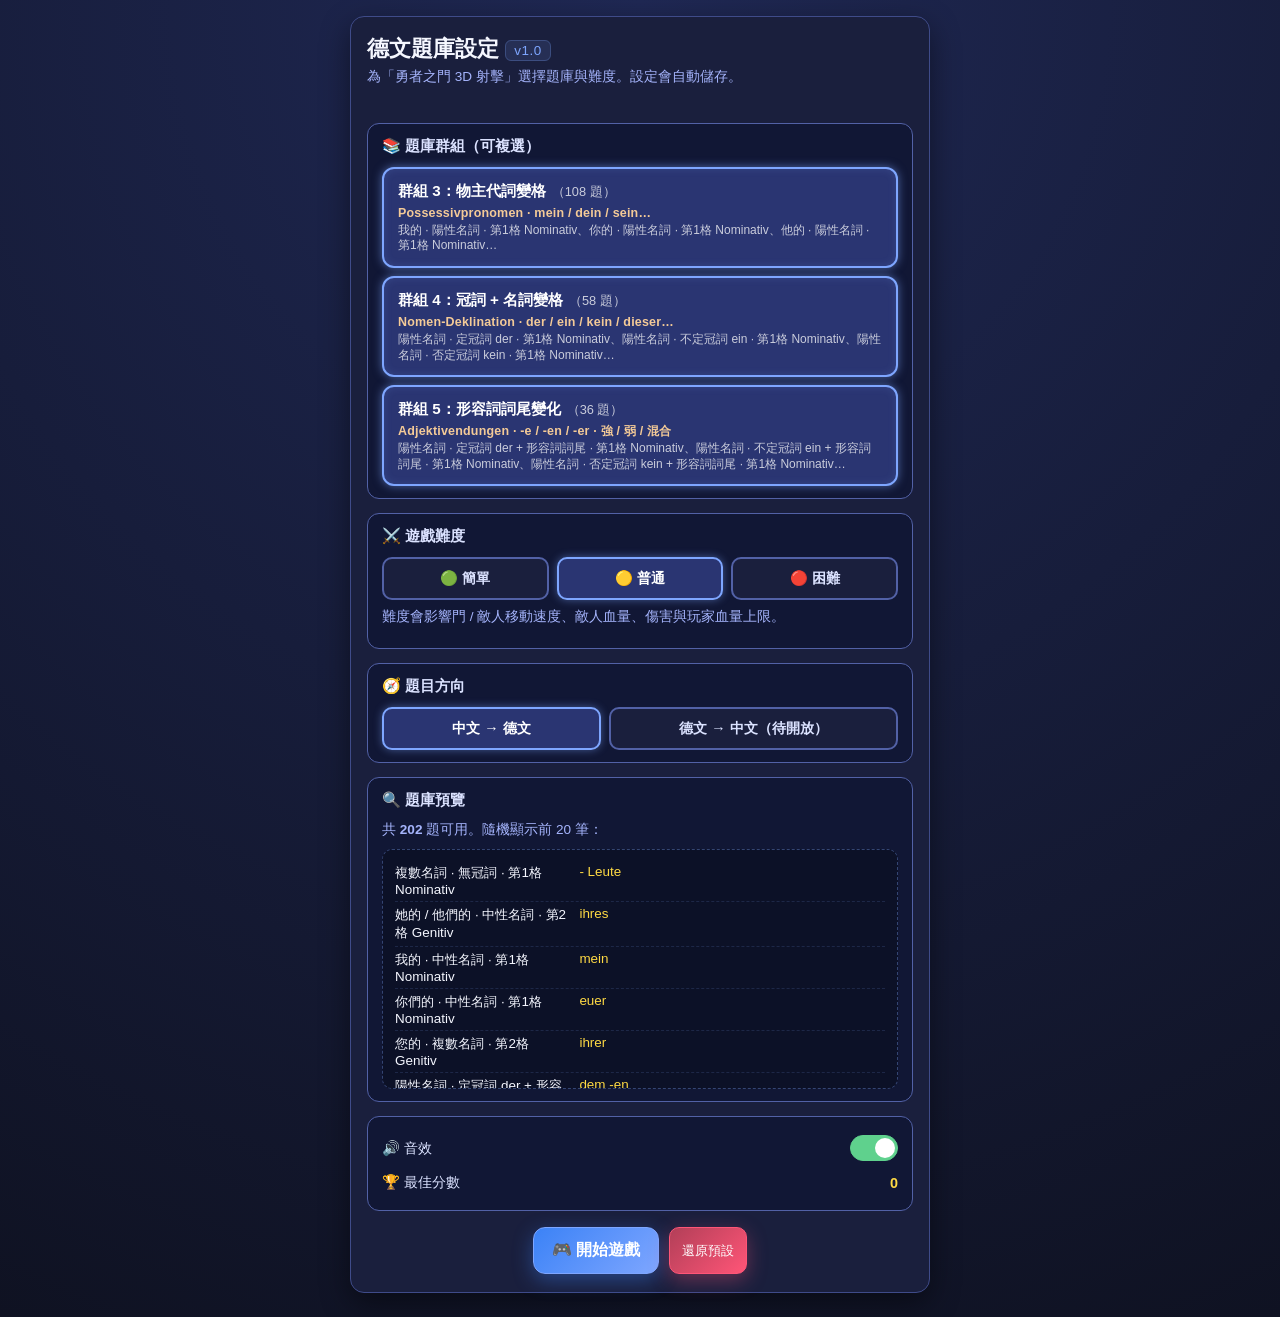
<file: settings.html>
<!doctype html>
<html lang="zh-Hant">
  <head>
    <meta charset="UTF-8" />
    <meta
      name="viewport"
      content="width=device-width, initial-scale=1.0, maximum-scale=1.0, user-scalable=no, viewport-fit=cover"
    />
    <title>德文題庫設定 — 勇者之門</title>
    <link rel="stylesheet" href="./styles.css" />
  </head>
  <body class="settings-body">
    <main class="settings-page">
      <section class="card">
        <h1>德文題庫設定 <span class="version-tag">v1.0</span></h1>
        <p class="subtitle">為「勇者之門 3D 射擊」選擇題庫與難度。設定會自動儲存。</p>
        <p id="message" class="message"></p>

        <!-- 題庫群組 -->
        <div class="section">
          <div class="section-title">📚 題庫群組（可複選）</div>
          <div id="groupBtnBar" class="group-btn-bar"></div>
        </div>

        <!-- 難度 -->
        <div class="section">
          <div class="section-title">⚔️ 遊戲難度</div>
          <div id="difficultyBar" class="pill-bar">
            <button type="button" class="pill-btn" data-diff="easy">🟢 簡單</button>
            <button type="button" class="pill-btn" data-diff="normal">🟡 普通</button>
            <button type="button" class="pill-btn" data-diff="hard">🔴 困難</button>
          </div>
          <p class="subtitle" style="margin-top:8px;">難度會影響門 / 敵人移動速度、敵人血量、傷害與玩家血量上限。</p>
        </div>

        <!-- 題目方向（暫時只做 zh→de，但保留未來擴充） -->
        <div class="section">
          <div class="section-title">🧭 題目方向</div>
          <div id="modeBar" class="pill-bar">
            <button type="button" class="pill-btn" data-mode="zh2de">中文 → 德文</button>
            <button type="button" class="pill-btn" data-mode="de2zh" disabled title="即將推出">德文 → 中文（待開放）</button>
          </div>
        </div>

        <!-- 題庫預覽 -->
        <div class="section">
          <div class="section-title">🔍 題庫預覽</div>
          <p class="subtitle" style="margin:0 0 6px;">共 <b id="poolCount">0</b> 題可用。隨機顯示前 20 筆：</p>
          <div class="preview-box" id="previewBox">—</div>
        </div>

        <!-- 音效 / 最佳分數 -->
        <div class="section">
          <div class="toggle-row">
            <span>🔊 音效</span>
            <div class="switch on" id="sfxSwitch" role="switch" aria-checked="true"></div>
          </div>
          <div class="toggle-row">
            <span>🏆 最佳分數</span>
            <b id="bestScoreText" style="color:var(--gold)">0</b>
          </div>
        </div>

        <div class="actions">
          <a class="btn-link primary-btn" href="./index.html">🎮 開始遊戲</a>
          <button id="resetBtn" class="warn-btn" type="button">還原預設</button>
        </div>
      </section>
    </main>

    <script src="./data/words-data.js"></script>
    <script src="./shared.js"></script>
    <script src="./settings.js"></script>
  </body>
</html>
</file>
<file: styles.css>
/* ═══════════════════════════════════════════════════════
   德文 3D 射擊遊戲 — 共用樣式
   設計語言延續「參考」資料夾的深藍漸層主題
   ═══════════════════════════════════════════════════════ */

:root {
  --bg: #0f1222;
  --bg-deep: #05060f;
  --card: #1a1f3d;
  --card-border: #3f4b89;
  --accent: #7ea6ff;
  --accent-strong: #3b82f6;
  --text: #f5f7ff;
  --text-dim: #a5b4fc;
  --ok: #5fd18d;
  --warn: #f7b955;
  --danger: #ff5577;
  --gold: #ffda44;
  --safe-top: env(safe-area-inset-top, 0px);
  --safe-bottom: env(safe-area-inset-bottom, 0px);
}

* {
  box-sizing: border-box;
  -webkit-tap-highlight-color: transparent;
}

html, body {
  margin: 0;
  padding: 0;
  min-height: 100vh;
  overscroll-behavior: none;
  -webkit-text-size-adjust: 100%;
  font-family: "Noto Sans TC", -apple-system, BlinkMacSystemFont, "Segoe UI", sans-serif;
  color: var(--text);
  background: radial-gradient(circle at top, #1f2854, var(--bg));
}

button {
  border: 1px solid #5e70bf;
  background: #2a3572;
  color: #fff;
  padding: 8px 12px;
  border-radius: 10px;
  cursor: pointer;
  font-family: inherit;
  -webkit-user-select: none;
  user-select: none;
}

button:active { filter: brightness(0.88); transform: scale(0.98); }

.btn-link {
  display: inline-flex;
  align-items: center;
  border: 1px solid #5e70bf;
  background: #2a3572;
  color: #fff;
  padding: 8px 12px;
  border-radius: 10px;
  text-decoration: none;
  font-size: 0.9rem;
}

/* ═════════ 遊戲頁 ═════════ */

body.game-body {
  background: #000;
  overflow: hidden;
  touch-action: none;
}

#gameRoot {
  position: fixed;
  inset: 0;
  overflow: hidden;
}

#renderCanvas {
  position: absolute;
  inset: 0;
  width: 100%;
  height: 100%;
  display: block;
  touch-action: none;
}

.hud-overlay {
  position: absolute;
  inset: 0;
  pointer-events: none;
  z-index: 5;
  color: #fff;
  text-shadow: 0 2px 8px rgba(0, 0, 0, 0.9);
}

/* 頂部列：分數 / 最佳 / 設定按鈕 */
.hud-top {
  position: absolute;
  top: calc(12px + var(--safe-top));
  left: 12px;
  right: 12px;
  display: flex;
  justify-content: space-between;
  align-items: flex-start;
  gap: 12px;
}

.hud-top-left, .hud-top-right {
  display: flex;
  flex-direction: column;
  gap: 6px;
  pointer-events: auto;
}

.hud-top-right {
  align-items: flex-end;
}

.chip {
  display: inline-flex;
  align-items: center;
  gap: 6px;
  padding: 6px 12px;
  background: rgba(10, 14, 30, 0.7);
  border: 1px solid rgba(126, 166, 255, 0.4);
  border-radius: 999px;
  backdrop-filter: blur(8px);
  -webkit-backdrop-filter: blur(8px);
  font-size: 0.9rem;
  color: var(--text);
}

.chip b { color: var(--gold); font-size: 1.05rem; }
.chip.combo b { color: var(--ok); }

.icon-btn {
  width: 40px;
  height: 40px;
  border-radius: 50%;
  background: rgba(10, 14, 30, 0.7);
  border: 1px solid rgba(126, 166, 255, 0.4);
  color: #fff;
  font-size: 1.1rem;
  display: inline-flex;
  align-items: center;
  justify-content: center;
  backdrop-filter: blur(8px);
  -webkit-backdrop-filter: blur(8px);
  cursor: pointer;
  text-decoration: none;
}

.icon-btn:active { transform: scale(0.92); }

/* 血條（左側直條） */
.stats-bars {
  position: absolute;
  top: calc(90px + var(--safe-top));
  left: 12px;
  display: flex;
  flex-direction: column;
  gap: 10px;
  width: min(42vw, 220px);
}

.bar-block { display: flex; flex-direction: column; gap: 3px; }

.bar-label {
  display: flex;
  justify-content: space-between;
  align-items: center;
  font-size: 0.72rem;
  letter-spacing: 2px;
  color: var(--text-dim);
}

.bar-label b { color: #fff; letter-spacing: 0; font-size: 0.9rem; }

.bar-outer {
  height: 16px;
  background: rgba(0, 0, 0, 0.55);
  border: 1px solid rgba(126, 166, 255, 0.45);
  border-radius: 9px;
  overflow: hidden;
  position: relative;
}

.bar-inner {
  height: 100%;
  border-radius: 9px;
  transition: width 0.25s ease;
}

#hpBarInner {
  background: linear-gradient(90deg, #ff5577, #ff8a5c, #ffc857);
  box-shadow: 0 0 10px rgba(255, 85, 119, 0.5);
}

#hpBarInner.low { animation: hpLowPulse 0.9s ease-in-out infinite; }

@keyframes hpLowPulse {
  0%, 100% { filter: brightness(1); }
  50% { filter: brightness(1.6) saturate(1.4); }
}

#fpBarInner {
  background: linear-gradient(90deg, #7ea6ff, #5fd18d, #ffda44);
  box-shadow: 0 0 10px rgba(126, 166, 255, 0.6);
}

/* 題目板（畫面中央偏上，不擋戰機也不擋 HUD） */
.question-board {
  position: absolute;
  left: 50%;
  top: calc(10px + var(--safe-top));
  transform: translateX(-50%);
  width: min(60vw, 460px);
  padding: 7px 14px 9px;
  background: linear-gradient(to bottom, rgba(10, 14, 30, 0.92), rgba(10, 14, 30, 0.7));
  border: 2px solid rgba(126, 166, 255, 0.6);
  border-radius: 14px;
  backdrop-filter: blur(10px);
  -webkit-backdrop-filter: blur(10px);
  box-shadow: 0 8px 25px rgba(0, 0, 0, 0.55), 0 0 18px rgba(126, 166, 255, 0.22) inset;
  text-align: center;
  pointer-events: none;
}

.question-prompt {
  font-size: 0.7rem;
  color: var(--text-dim);
  letter-spacing: 2px;
  margin-bottom: 3px;
}

.question-text {
  font-size: 1.55rem;
  font-weight: 800;
  line-height: 1.2;
  color: #fff;
  word-break: break-word;
  text-shadow: 0 2px 10px rgba(126, 166, 255, 0.45);
}

.question-tags {
  display: flex;
  flex-wrap: wrap;
  justify-content: center;
  gap: 5px;
  margin-top: 7px;
}

.qtag {
  font-size: 0.72rem;
  padding: 3px 10px;
  background: rgba(255, 180, 90, 0.15);
  border: 1px solid rgba(255, 180, 90, 0.55);
  color: #ffd39a;
  border-radius: 999px;
  white-space: nowrap;
  font-weight: 600;
  letter-spacing: 0.5px;
}

.question-hint {
  margin-top: 6px;
  font-size: 0.62rem;
  color: var(--text-dim);
  opacity: 0.8;
}

.question-board.flash-good {
  animation: flashGood 0.5s ease;
}
.question-board.flash-bad {
  animation: flashBad 0.5s ease;
}
@keyframes flashGood {
  0% { background: rgba(95, 209, 141, 0.9); border-color: #5fd18d; }
  100% { background: rgba(10, 14, 30, 0.85); border-color: rgba(126, 166, 255, 0.6); }
}
@keyframes flashBad {
  0% { background: rgba(255, 85, 119, 0.9); border-color: #ff5577; }
  100% { background: rgba(10, 14, 30, 0.85); border-color: rgba(126, 166, 255, 0.6); }
}

/* 傷害/回復 漂浮文字 */
.float-text {
  position: absolute;
  font-weight: 900;
  font-size: 1.2rem;
  text-shadow: 0 2px 6px rgba(0, 0, 0, 0.7);
  pointer-events: none;
  animation: floatUp 1.0s ease-out forwards;
}

.float-text.heal { color: #5fd18d; }
.float-text.damage { color: #ff5577; }
.float-text.power-up { color: #ffda44; }
.float-text.power-down { color: #9bb1ff; }

@keyframes floatUp {
  0%   { opacity: 0; transform: translate(-50%, 0) scale(0.8); }
  20%  { opacity: 1; transform: translate(-50%, -10px) scale(1.1); }
  100% { opacity: 0; transform: translate(-50%, -80px) scale(1); }
}

/* 受傷紅幕 */
.damage-vignette {
  position: absolute;
  inset: 0;
  pointer-events: none;
  opacity: 0;
  box-shadow: inset 0 0 160px 40px rgba(255, 0, 60, 0.75);
  transition: opacity 0.6s ease-out;
}

.damage-vignette.show { opacity: 1; transition: opacity 0.05s linear; }

/* 開始 / 結束 / 暫停面板 */
.panel-mask {
  position: absolute;
  inset: 0;
  display: flex;
  align-items: center;
  justify-content: center;
  background: rgba(5, 6, 15, 0.78);
  backdrop-filter: blur(6px);
  -webkit-backdrop-filter: blur(6px);
  z-index: 20;
  pointer-events: auto;
}

.panel-mask.hidden { display: none; }

/* 通關面板：魅魔女皇擊敗後的勝利畫面 */
.win-card {
  background: linear-gradient(160deg, #2b0f3b 0%, #4a1a4f 45%, #2a0e2f 100%);
  border-color: #ff5da8;
  box-shadow:
    0 20px 60px rgba(0, 0, 0, 0.7),
    0 0 40px rgba(255, 90, 170, 0.45),
    inset 0 0 30px rgba(255, 150, 210, 0.15);
}
.win-card h1 {
  color: #ffd9ec;
  text-shadow: 0 0 16px rgba(255, 130, 200, 0.7);
  font-size: 2.1rem;
}
.win-card h2 {
  color: #ffadd8;
  letter-spacing: 1px;
}
.win-subtitle {
  color: #f6c6e5;
  font-size: 0.92rem;
  line-height: 1.55;
  margin: 4px 0 14px;
}

/* Boss 血條 HUD */
.boss-hud {
  position: absolute;
  top: calc(118px + var(--safe-top));
  left: 50%;
  transform: translateX(-50%);
  width: min(74vw, 520px);
  padding: 9px 16px 11px;
  background: linear-gradient(180deg, rgba(60, 10, 40, 0.9), rgba(18, 0, 14, 0.95));
  border: 2px solid rgba(255, 90, 170, 0.75);
  border-radius: 14px;
  box-shadow:
    0 6px 28px rgba(200, 50, 130, 0.55),
    inset 0 0 14px rgba(255, 100, 180, 0.18);
  text-align: center;
  pointer-events: none;
  z-index: 5;
  animation: bossPulse 2.2s ease-in-out infinite;
}
.boss-hud.hidden { display: none; }

.boss-title {
  display: flex;
  align-items: baseline;
  justify-content: space-between;
  gap: 10px;
}
.boss-zh {
  font-size: 1.15rem;
  font-weight: 800;
  color: #fff;
  text-shadow: 0 0 10px rgba(255, 120, 180, 0.7);
  letter-spacing: 1px;
}
.boss-de {
  font-size: 0.88rem;
  color: #ffb6d4;
  letter-spacing: 1.2px;
  font-weight: 600;
}
.boss-bar-frame {
  margin: 7px 0 4px;
  height: 16px;
  background: rgba(0, 0, 0, 0.55);
  border-radius: 10px;
  overflow: hidden;
  border: 1px solid rgba(255, 100, 180, 0.45);
  box-shadow: inset 0 0 8px rgba(0, 0, 0, 0.85);
}
.boss-bar-fill {
  height: 100%;
  width: 100%;
  background: linear-gradient(90deg, #ff2d68 0%, #ff87c8 55%, #ffe3ef 100%);
  box-shadow: 0 0 10px rgba(255, 60, 150, 0.65);
  transition: width 0.28s cubic-bezier(.3,.7,.3,1);
}
.boss-subtitle {
  font-size: 0.72rem;
  color: rgba(255, 195, 225, 0.88);
  margin-top: 3px;
  letter-spacing: 0.5px;
}
@keyframes bossPulse {
  0%, 100% { box-shadow: 0 6px 26px rgba(200, 60, 140, 0.35), inset 0 0 12px rgba(255, 100, 180, 0.14); }
  50% { box-shadow: 0 6px 36px rgba(255, 100, 180, 0.7), inset 0 0 18px rgba(255, 150, 200, 0.25); }
}

/* 下一個頭目進度 chip（右下角） */
.boss-progress {
  position: absolute;
  right: calc(14px + var(--safe-right));
  bottom: calc(14px + var(--safe-bottom));
  padding: 6px 10px;
  background: rgba(10, 12, 26, 0.7);
  border: 1px solid rgba(255, 120, 180, 0.45);
  border-radius: 999px;
  font-size: 0.72rem;
  color: #ffc7e1;
  display: inline-flex;
  align-items: center;
  gap: 6px;
  backdrop-filter: blur(6px);
  -webkit-backdrop-filter: blur(6px);
  pointer-events: none;
}
.boss-progress-label { opacity: 0.8; }
.boss-progress-count b { font-size: 0.95rem; color: #ff88c8; font-weight: 800; }
.boss-progress.boss-active {
  background: rgba(60, 10, 40, 0.75);
  border-color: rgba(255, 90, 170, 0.8);
  box-shadow: 0 0 10px rgba(255, 100, 180, 0.6);
}
.boss-progress.boss-active .boss-progress-label,
.boss-progress.boss-active .boss-progress-count { color: #ffe0f0; }

/* Boss 出場橫條 */
.boss-banner {
  position: absolute;
  left: 50%;
  top: 42%;
  transform: translate(-50%, -50%) scale(0.5);
  width: min(88vw, 680px);
  padding: 20px 28px;
  background: linear-gradient(180deg, rgba(80, 20, 60, 0.92), rgba(30, 0, 25, 0.95));
  border: 3px solid rgba(255, 90, 170, 0.85);
  border-radius: 20px;
  text-align: center;
  color: #fff;
  box-shadow:
    0 20px 60px rgba(200, 50, 130, 0.7),
    inset 0 0 30px rgba(255, 120, 200, 0.25);
  opacity: 0;
  pointer-events: none;
  z-index: 12;
  transition: opacity 0.35s ease, transform 0.45s cubic-bezier(.2, 1.6, .3, 1);
}
.boss-banner.show {
  opacity: 1;
  transform: translate(-50%, -50%) scale(1);
}
.boss-banner .banner-warning {
  font-size: 0.88rem;
  color: #ffa0d0;
  letter-spacing: 5px;
  margin-bottom: 6px;
  font-weight: 700;
}
.boss-banner .banner-zh {
  font-size: 2.1rem;
  font-weight: 900;
  color: #ffd9ec;
  text-shadow: 0 0 16px rgba(255, 120, 200, 0.8);
  letter-spacing: 2px;
}
.boss-banner .banner-de {
  font-size: 1rem;
  color: #ffadd8;
  letter-spacing: 2px;
  margin-top: 4px;
}
.boss-banner .banner-subtitle {
  font-size: 0.82rem;
  color: #f6c6e5;
  margin-top: 10px;
}

.panel-card {
  width: min(92vw, 480px);
  padding: 28px 26px;
  background: var(--card);
  border: 1px solid var(--card-border);
  border-radius: 20px;
  box-shadow: 0 20px 50px rgba(0, 0, 0, 0.6), 0 0 30px rgba(126, 166, 255, 0.25);
  text-align: center;
}

.panel-card h1 {
  margin: 0 0 6px;
  font-size: 1.6rem;
  color: var(--accent);
  letter-spacing: 2px;
}
.panel-card h2 {
  margin: 0 0 14px;
  font-size: 1rem;
  color: var(--text-dim);
  font-weight: 400;
}

.panel-card .big-num {
  font-size: 2.4rem;
  color: var(--gold);
  font-weight: 900;
  margin: 6px 0;
}

.panel-card .rules {
  text-align: left;
  font-size: 0.88rem;
  line-height: 1.55;
  color: var(--text-dim);
  background: rgba(0, 0, 0, 0.25);
  border: 1px solid rgba(126, 166, 255, 0.25);
  border-radius: 12px;
  padding: 12px 14px;
  margin: 12px 0 16px;
}

.panel-card .rules li { margin-bottom: 3px; }

.panel-actions {
  display: flex;
  gap: 10px;
  justify-content: center;
  flex-wrap: wrap;
}

.panel-actions button,
.panel-actions a.btn-link {
  min-width: 120px;
  padding: 12px 18px;
  font-size: 1rem;
  font-weight: 700;
  border-radius: 12px;
}

.primary-btn {
  background: linear-gradient(135deg, #3b82f6, #7ea6ff);
  border-color: #7ea6ff;
  box-shadow: 0 6px 20px rgba(59, 130, 246, 0.4);
}

.warn-btn {
  background: linear-gradient(135deg, #b23f58, #ff5577);
  border-color: #ff5577;
  box-shadow: 0 6px 20px rgba(255, 85, 119, 0.35);
}

/* 連殺提示 */
.combo-toast {
  position: absolute;
  left: 50%;
  top: 22%;
  transform: translate(-50%, 0);
  font-size: 2.2rem;
  font-weight: 900;
  color: var(--gold);
  text-shadow: 0 4px 18px rgba(255, 218, 68, 0.7);
  opacity: 0;
  pointer-events: none;
  transition: opacity 0.3s ease;
}

.combo-toast.show { opacity: 1; animation: comboPop 0.6s ease-out; }

@keyframes comboPop {
  0% { transform: translate(-50%, 10px) scale(0.6); opacity: 0; }
  40% { transform: translate(-50%, 0) scale(1.2); opacity: 1; }
  100% { transform: translate(-50%, 0) scale(1); opacity: 1; }
}

/* ═════════ 設定頁 ═════════ */

body.settings-body {
  padding: calc(16px + var(--safe-top)) 0 calc(24px + var(--safe-bottom));
}

.settings-page {
  width: min(96vw, 580px);
  margin: 0 auto;
}

.card {
  background: var(--card);
  border: 1px solid var(--card-border);
  border-radius: 14px;
  padding: 16px 16px 18px;
  box-shadow: 0 10px 30px rgba(0, 0, 0, 0.45);
}

.card h1 {
  margin: 0 0 4px;
  font-size: 1.4rem;
}

.version-tag {
  font-size: 0.6em;
  font-weight: 400;
  color: var(--accent);
  background: rgba(126, 166, 255, 0.12);
  border: 1px solid rgba(126, 166, 255, 0.25);
  border-radius: 6px;
  padding: 2px 8px;
  vertical-align: middle;
  letter-spacing: 0.5px;
}

.subtitle {
  color: var(--text-dim);
  font-size: 0.85rem;
  margin: 0 0 10px;
}

.section {
  margin: 14px 0 0;
  padding: 12px 14px;
  border: 1px solid #5261a6;
  border-radius: 12px;
  background: #111735;
}

.section-title {
  margin: 0 0 10px;
  font-weight: 700;
  color: #dbe2ff;
  font-size: 0.95rem;
  display: flex;
  align-items: center;
  gap: 6px;
}

.group-btn-bar {
  display: flex;
  flex-wrap: wrap;
  gap: 8px;
}

.group-btn {
  flex: 1 1 auto;
  min-width: 120px;
  padding: 12px 14px;
  font-size: 0.95rem;
  font-weight: 600;
  border: 2px solid #5261a6;
  border-radius: 12px;
  background: #1a1f3d;
  color: #dbe2ff;
  text-align: left;
  line-height: 1.3;
  transition: border-color 0.15s, box-shadow 0.2s, background 0.15s;
}

.group-btn small {
  display: block;
  margin-top: 2px;
  font-weight: 400;
  font-size: 0.75rem;
  opacity: 0.75;
}

.group-btn small.group-subtitle {
  color: #ffd39a;
  opacity: 0.95;
  font-weight: 600;
  font-size: 0.78rem;
  margin-top: 4px;
  letter-spacing: 0.2px;
}

.group-btn .group-count {
  margin-left: 6px;
  font-size: 0.8rem;
  font-weight: 500;
  opacity: 0.75;
}

.group-btn.active {
  border-color: var(--accent);
  box-shadow: 0 0 10px rgba(126, 166, 255, 0.55), inset 0 0 8px rgba(126, 166, 255, 0.15);
  background: #2a3572;
  color: #fff;
}

.pill-bar {
  display: flex;
  gap: 8px;
  flex-wrap: wrap;
}

.pill-btn {
  flex: 1 1 auto;
  min-width: 80px;
  padding: 10px 8px;
  font-size: 0.9rem;
  font-weight: 700;
  border: 2px solid #5261a6;
  border-radius: 10px;
  background: #1a1f3d;
  color: #dbe2ff;
  text-align: center;
  cursor: pointer;
}

.pill-btn.active {
  background: #2a3572;
  border-color: var(--accent);
  color: #fff;
  box-shadow: 0 0 8px rgba(126, 166, 255, 0.45);
}

.toggle-row {
  display: flex;
  align-items: center;
  justify-content: space-between;
  padding: 6px 0;
  color: #dbe2ff;
  font-size: 0.9rem;
}

.switch {
  position: relative;
  width: 48px;
  height: 26px;
  background: #2a3572;
  border: 1px solid #5261a6;
  border-radius: 999px;
  cursor: pointer;
  transition: background 0.2s;
}

.switch::after {
  content: "";
  position: absolute;
  top: 2px;
  left: 2px;
  width: 20px;
  height: 20px;
  background: #fff;
  border-radius: 50%;
  transition: transform 0.2s;
}

.switch.on {
  background: var(--ok);
  border-color: var(--ok);
}

.switch.on::after { transform: translateX(22px); }

.preview-box {
  margin-top: 10px;
  font-size: 0.84rem;
  color: var(--text-dim);
  background: rgba(0, 0, 0, 0.25);
  border: 1px dashed rgba(126, 166, 255, 0.35);
  border-radius: 10px;
  padding: 10px 12px;
  max-height: 240px;
  overflow-y: auto;
}

.preview-row {
  display: flex;
  gap: 8px;
  padding: 4px 0;
  border-bottom: 1px dashed rgba(126, 166, 255, 0.15);
}

.preview-row:last-child { border-bottom: none; }
.preview-row .zh { color: var(--text); flex: 0 0 36%; }
.preview-row .de { color: var(--gold); flex: 1 1 auto; }

.actions {
  margin-top: 16px;
  display: flex;
  gap: 10px;
  flex-wrap: wrap;
  justify-content: center;
}

.actions .primary-btn,
.actions a.btn-link {
  min-width: 120px;
  padding: 12px 18px;
  font-size: 1rem;
  font-weight: 700;
  text-align: center;
  border-radius: 12px;
}

.message {
  min-height: 1em;
  margin: 4px 0 0;
  font-size: 0.8rem;
  color: var(--warn);
}
.message.ok { color: var(--ok); }

/* 較小螢幕時的微調 */
@media (max-width: 640px) {
  .question-board { width: min(84vw, 420px); }
  .question-text { font-size: 1.3rem; }
  .qtag { font-size: 0.65rem; padding: 2px 8px; }
  .stats-bars {
    top: calc(120px + var(--safe-top));
    width: min(54vw, 200px);
  }
}

@media (max-width: 480px) {
  .question-board {
    width: min(92vw, 360px);
    padding: 8px 12px 10px;
  }
  .question-text { font-size: 1.15rem; }
  .qtag { font-size: 0.6rem; padding: 2px 7px; }
  .hud-top { gap: 6px; }
  .chip { font-size: 0.78rem; padding: 4px 10px; }
  .stats-bars {
    top: calc(90px + var(--safe-top));
    width: min(48vw, 180px);
  }
  .bar-outer { height: 12px; }
}
</file>
